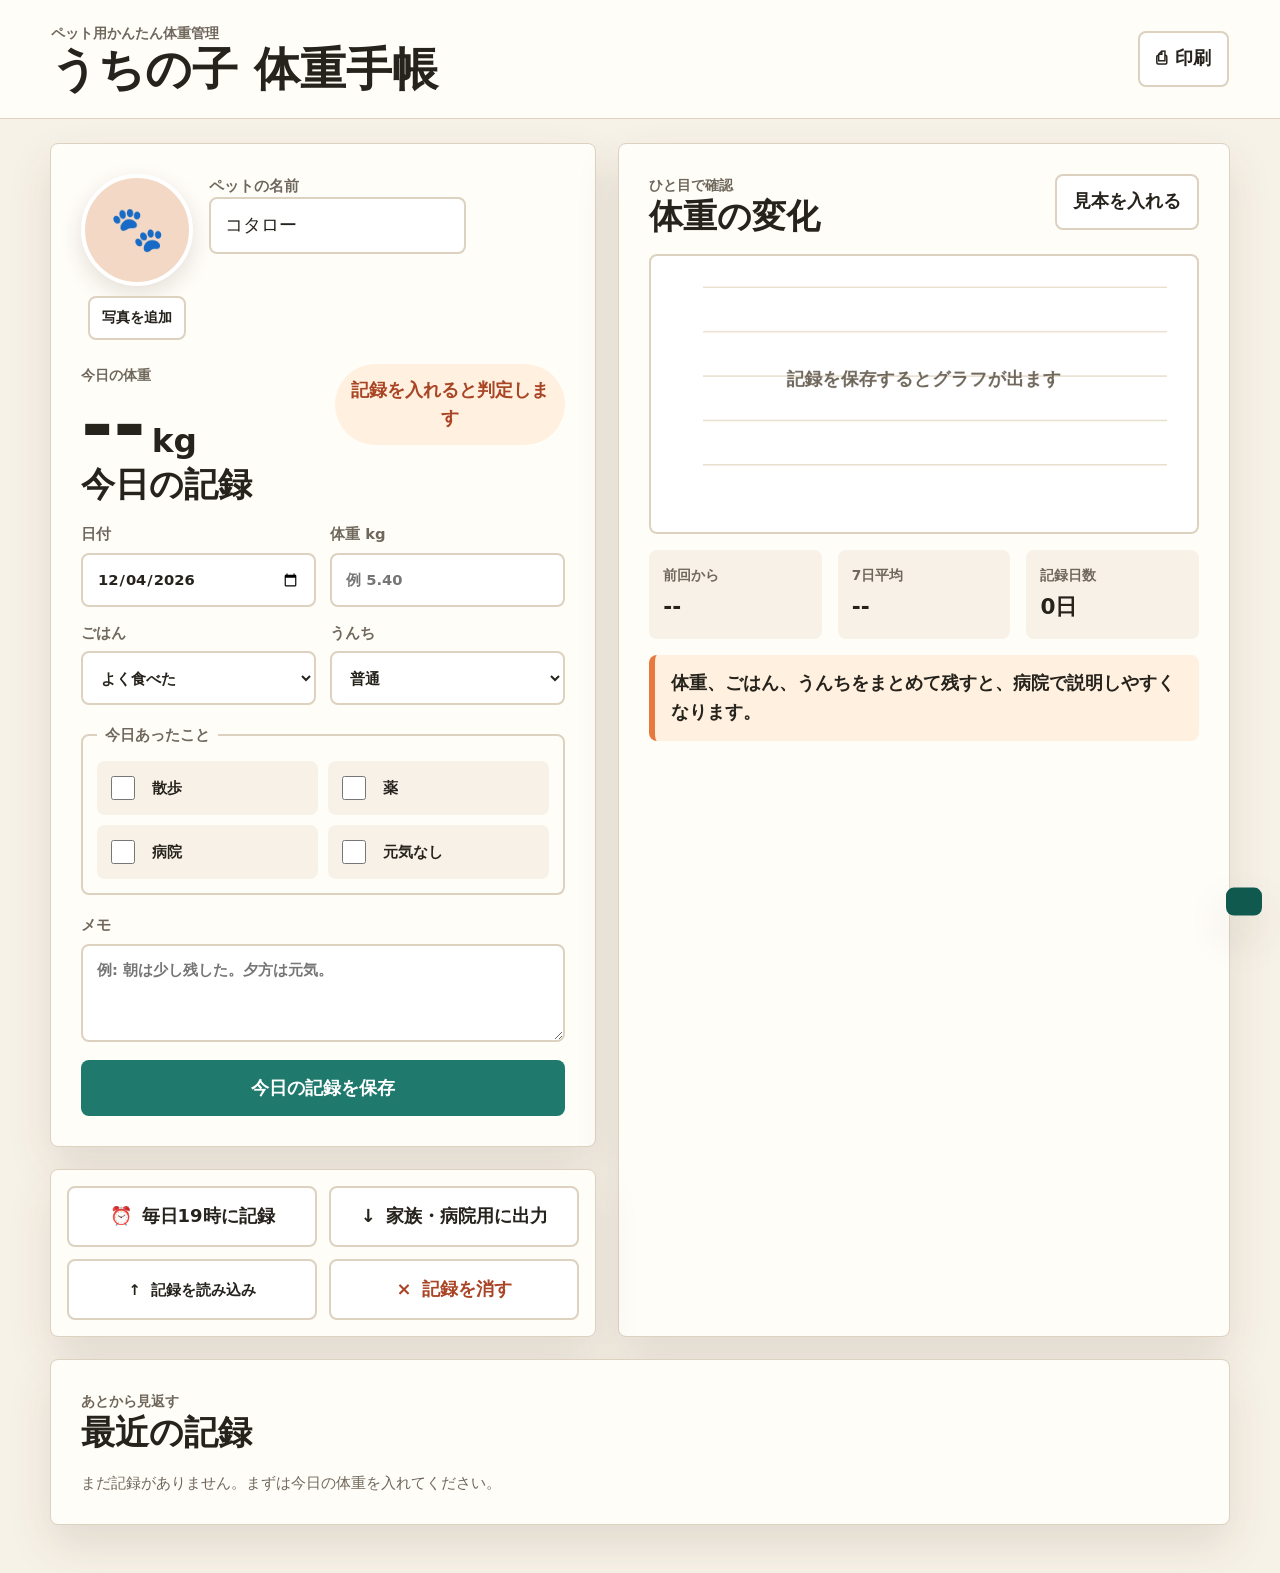
<file: pet-weight-tool/index.html>
<!doctype html>
<html lang="ja">
<head>
<meta charset="utf-8">
<meta name="viewport" content="width=device-width, initial-scale=1">
<title>うちの子 体重手帳</title>
<style>
:root{--bg:#f7f2e8;--paper:#fffdf8;--ink:#26231d;--muted:#6f675c;--line:#ddd1c0;--accent:#1f7a6d;--accent2:#10594f;--warm:#e8793e;--warn:#a94425;--ok:#e6f4ed;--warnbg:#fff0df;--shadow:0 20px 45px rgba(62,45,28,.12)}*{box-sizing:border-box}body{margin:0;min-height:100vh;background:var(--bg);color:var(--ink);font-family:"Hiragino Sans","Yu Gothic","Meiryo",system-ui,sans-serif;font-size:18px;line-height:1.6}button,input,select,textarea{font:inherit}button,label,select,input[type=checkbox]{cursor:pointer}h1,h2,p{margin:0}h1{font-size:clamp(28px,4vw,46px);line-height:1.12}h2{font-size:clamp(24px,3vw,34px);line-height:1.2}.topbar{display:flex;align-items:center;justify-content:space-between;gap:20px;padding:22px clamp(18px,4vw,52px);background:var(--paper);border-bottom:1px solid var(--line);position:sticky;top:0;z-index:5}.eyebrow,.label{color:var(--muted);font-size:.86rem;font-weight:700}.shell{display:grid;grid-template-columns:minmax(320px,1fr) minmax(360px,1.12fr);grid-template-areas:"today insight" "tools insight" "history history";gap:22px;width:min(1180px,calc(100% - 32px));margin:24px auto 48px}.today-panel,.insight-panel,.tools-panel,.history-panel{background:var(--paper);border:1px solid var(--line);border-radius:8px;box-shadow:var(--shadow)}.today-panel{grid-area:today;padding:clamp(18px,3vw,30px)}.insight-panel{grid-area:insight;padding:clamp(18px,3vw,30px)}.tools-panel{grid-area:tools;display:grid;grid-template-columns:repeat(2,minmax(0,1fr));gap:12px;padding:16px}.history-panel{grid-area:history;padding:clamp(18px,3vw,30px)}.pet-card,.status-row,.section-heading{display:flex;align-items:flex-start;justify-content:space-between;gap:16px}.pet-card{justify-content:flex-start;margin-bottom:24px}.photo-area{display:grid;justify-items:center;gap:10px;flex:0 0 auto}.avatar{display:grid;place-items:center;width:112px;height:112px;border-radius:50%;background:#f3d9c5 center/cover no-repeat;border:4px solid #fff;box-shadow:0 8px 22px rgba(62,45,28,.14);font-size:44px;overflow:hidden}.avatar.has-photo{color:transparent}.photo-button{display:flex;align-items:center;justify-content:center;min-height:44px;padding:8px 12px;border:2px solid var(--line);border-radius:8px;background:#fff;color:var(--ink);font-size:.9rem;text-align:center}.photo-button input,.file-tool input{position:absolute;width:1px;height:1px;opacity:0;pointer-events:none}label,legend{display:grid;gap:7px;color:var(--muted);font-size:.92rem;font-weight:700}input,select,textarea{width:100%;min-height:54px;border:2px solid var(--line);border-radius:8px;background:#fff;color:var(--ink);padding:12px 14px}textarea{resize:vertical}input:focus,select:focus,textarea:focus,button:focus-visible{outline:4px solid rgba(31,122,109,.25);outline-offset:2px}.big-number{display:flex;align-items:baseline;gap:6px;font-size:clamp(46px,8vw,78px);font-weight:800;letter-spacing:0;line-height:1}.big-number span:last-child{font-size:.42em}.status-pill{max-width:230px;padding:12px 14px;border-radius:999px;background:var(--warnbg);color:var(--warn);font-weight:800;text-align:center}.status-pill.good{background:var(--ok);color:var(--accent2)}.record-form{display:grid;gap:18px;margin-top:18px}.form-grid{display:grid;grid-template-columns:repeat(2,minmax(0,1fr));gap:14px}.quick-checks{display:grid;grid-template-columns:repeat(2,minmax(0,1fr));gap:10px;margin:0;padding:14px;border:2px solid var(--line);border-radius:8px}.quick-checks legend{padding:0 8px}.quick-checks label{display:flex;align-items:center;min-height:54px;padding:10px;border-radius:8px;background:#f8f1e7;color:var(--ink)}.quick-checks input{width:24px;min-height:24px;margin-right:10px;accent-color:var(--accent)}button,.tool-button{min-height:56px;border:0;border-radius:8px;font-weight:800}.primary{background:var(--accent);color:#fff}.primary:hover{background:var(--accent2)}.secondary{border:2px solid var(--line);background:#fff;color:var(--ink);padding:10px 16px}.icon-text{display:inline-flex;align-items:center;justify-content:center;gap:8px}.save-button{font-size:1.15rem}.chart-wrap{min-height:280px;margin-top:18px;padding:12px;border:2px solid var(--line);border-radius:8px;background:#fff}canvas{display:block;width:100%;height:auto}.summary-grid{display:grid;grid-template-columns:repeat(3,minmax(0,1fr));gap:16px;margin:16px 0}.summary-grid div{min-height:88px;padding:14px;border-radius:8px;background:#f8f1e7}.summary-grid strong{display:block;margin-top:4px;font-size:1.35rem}.notice{padding:14px 16px;border-left:6px solid var(--warm);border-radius:8px;background:var(--warnbg);font-weight:700}.tool-button{display:flex;align-items:center;justify-content:center;gap:10px;padding:14px;border:2px solid var(--line);background:#fff;color:var(--ink);text-align:center}.danger{color:var(--warn)}.history-list{display:grid;gap:12px;margin-top:18px}.history-item{display:grid;grid-template-columns:120px 1fr auto;gap:14px;align-items:center;padding:16px;border:1px solid var(--line);border-radius:8px;background:#fff}.history-item strong{font-size:1.25rem}.history-meta{color:var(--muted);font-size:.92rem}.delete-record{width:48px;min-height:48px;border:2px solid #f0c4b2;background:#fff6f1;color:var(--warn)}.toast{position:fixed;right:18px;bottom:18px;max-width:min(420px,calc(100% - 36px));padding:14px 18px;border-radius:8px;background:var(--accent2);color:#fff;box-shadow:var(--shadow);transform:translateY(120%);transition:transform .18s ease;z-index:10}.toast.show{transform:translateY(0)}@media(max-width:860px){body{font-size:17px}.topbar{position:static;align-items:flex-start}.shell{grid-template-columns:1fr;grid-template-areas:"today" "insight" "tools" "history";width:min(100% - 22px,680px);margin-top:12px}.status-row,.section-heading{flex-direction:column}.status-pill{max-width:100%}.history-item{grid-template-columns:1fr auto}.history-item time{grid-column:1/-1}}@media(max-width:560px){.topbar,.pet-card{flex-direction:column}.pet-card{align-items:center}.pet-card>div:last-child{width:100%}.form-grid,.tools-panel,.summary-grid,.quick-checks{grid-template-columns:1fr}}@media print{.topbar button,.tools-panel,.record-form,.delete-record{display:none}body{background:#fff}.shell{display:block;width:100%;margin:0}.today-panel,.insight-panel,.history-panel{margin-bottom:14px;box-shadow:none}}
</style>
</head>
<body>
<header class="topbar"><div><p class="eyebrow">ペット用かんたん体重管理</p><h1>うちの子 体重手帳</h1></div><button class="icon-text secondary" id="printButton" type="button" aria-label="病院に見せるために印刷"><span aria-hidden="true">⎙</span>印刷</button></header>
<main class="shell">
<section class="today-panel" aria-labelledby="todayTitle"><div class="pet-card"><div class="photo-area"><div class="avatar" id="petPhotoPreview" aria-label="愛犬の写真">🐾</div><label class="photo-button">写真を追加<input id="photoInput" type="file" accept="image/*"></label></div><div><label for="petName">ペットの名前</label><input id="petName" name="petName" autocomplete="off" value="コタロー"></div></div><div class="status-row"><div><p class="label">今日の体重</p><p class="big-number"><span id="currentWeight">--</span><span>kg</span></p></div><div class="status-pill" id="trendStatus">記録を入れると判定します</div></div><h2 id="todayTitle">今日の記録</h2><form id="recordForm" class="record-form"><div class="form-grid"><label>日付<input id="dateInput" name="date" type="date" required></label><label>体重 kg<input id="weightInput" name="weight" type="number" min="0" step="0.01" inputmode="decimal" placeholder="例 5.40" required></label><label>ごはん<select id="mealInput" name="meal"><option value="よく食べた">よく食べた</option><option value="いつも通り">いつも通り</option><option value="少なめ">少なめ</option><option value="食べない">食べない</option></select></label><label>うんち<select id="poopInput" name="poop"><option value="普通">普通</option><option value="やわらかい">やわらかい</option><option value="かたい">かたい</option><option value="出ていない">出ていない</option></select></label></div><fieldset class="quick-checks"><legend>今日あったこと</legend><label><input type="checkbox" name="care" value="散歩">散歩</label><label><input type="checkbox" name="care" value="薬">薬</label><label><input type="checkbox" name="care" value="病院">病院</label><label><input type="checkbox" name="care" value="元気なし">元気なし</label></fieldset><label>メモ<textarea id="memoInput" name="memo" rows="3" placeholder="例: 朝は少し残した。夕方は元気。"></textarea></label><button class="primary save-button" type="submit">今日の記録を保存</button></form></section>
<section class="insight-panel" aria-labelledby="insightTitle"><div class="section-heading"><div><p class="eyebrow">ひと目で確認</p><h2 id="insightTitle">体重の変化</h2></div><button class="secondary" id="sampleButton" type="button">見本を入れる</button></div><div class="chart-wrap"><canvas id="weightChart" width="760" height="340" aria-label="体重推移グラフ" role="img"></canvas></div><div class="summary-grid"><div><p class="label">前回から</p><strong id="deltaWeight">--</strong></div><div><p class="label">7日平均</p><strong id="averageWeight">--</strong></div><div><p class="label">記録日数</p><strong id="recordCount">0日</strong></div></div><div class="notice" id="careAdvice">体重、ごはん、うんちをまとめて残すと、病院で説明しやすくなります。</div></section>
<section class="tools-panel" aria-label="便利な操作"><button class="tool-button" id="reminderButton" type="button"><span aria-hidden="true">⏰</span>毎日19時に記録</button><button class="tool-button" id="exportButton" type="button"><span aria-hidden="true">↓</span>家族・病院用に出力</button><label class="tool-button file-tool"><span aria-hidden="true">↑</span>記録を読み込み<input id="importInput" type="file" accept="application/json"></label><button class="tool-button danger" id="clearButton" type="button"><span aria-hidden="true">×</span>記録を消す</button></section>
<section class="history-panel" aria-labelledby="historyTitle"><div class="section-heading"><div><p class="eyebrow">あとから見返す</p><h2 id="historyTitle">最近の記録</h2></div></div><div id="historyList" class="history-list"></div></section>
</main><div class="toast" id="toast" role="status" aria-live="polite"></div>
<script>
const storeKey="petWeightNotebook:v2";const state={petName:"コタロー",petPhoto:"",records:[]};const $=s=>document.querySelector(s);const els={form:$("#recordForm"),petPhotoPreview:$("#petPhotoPreview"),photoInput:$("#photoInput"),petName:$("#petName"),date:$("#dateInput"),weight:$("#weightInput"),meal:$("#mealInput"),poop:$("#poopInput"),memo:$("#memoInput"),currentWeight:$("#currentWeight"),trendStatus:$("#trendStatus"),chart:$("#weightChart"),deltaWeight:$("#deltaWeight"),averageWeight:$("#averageWeight"),recordCount:$("#recordCount"),careAdvice:$("#careAdvice"),historyList:$("#historyList"),sampleButton:$("#sampleButton"),reminderButton:$("#reminderButton"),exportButton:$("#exportButton"),importInput:$("#importInput"),clearButton:$("#clearButton"),printButton:$("#printButton"),toast:$("#toast")};function todayString(){return new Date().toISOString().slice(0,10)}function load(){const saved=localStorage.getItem(storeKey)||localStorage.getItem("petWeightNotebook:v1");if(!saved)return;try{const p=JSON.parse(saved);state.petName=p.petName||state.petName;state.petPhoto=p.petPhoto||"";state.records=Array.isArray(p.records)?p.records:[]}catch{showToast("保存データを読み込めませんでした。")}}function save(){localStorage.setItem(storeKey,JSON.stringify(state))}function sortRecords(r=state.records){return[...r].sort((a,b)=>a.date.localeCompare(b.date))}function latestRecords(){return sortRecords().reverse()}function formatDate(v){return new Intl.DateTimeFormat("ja-JP",{month:"long",day:"numeric",weekday:"short"}).format(new Date(v+"T00:00:00"))}function formatWeight(v){return Number(v).toFixed(2)}function careValues(fd){return fd.getAll("care")}function render(){els.petName.value=state.petName;renderPetPhoto();renderSummary();renderChart();renderHistory()}function renderPetPhoto(){if(state.petPhoto){els.petPhotoPreview.style.backgroundImage=`url("${state.petPhoto}")`;els.petPhotoPreview.classList.add("has-photo");els.petPhotoPreview.textContent=""}else{els.petPhotoPreview.style.backgroundImage="";els.petPhotoPreview.classList.remove("has-photo");els.petPhotoPreview.textContent="🐾"}}function renderSummary(){const r=sortRecords(),latest=r.at(-1),prev=r.at(-2);els.currentWeight.textContent=latest?formatWeight(latest.weight):"--";els.recordCount.textContent=`${r.length}日`;if(!latest){els.deltaWeight.textContent="--";els.averageWeight.textContent="--";els.trendStatus.textContent="記録を入れると判定します";els.trendStatus.classList.remove("good");els.careAdvice.textContent="体重、ごはん、うんちをまとめて残すと、病院で説明しやすくなります。";return}if(prev){const d=latest.weight-prev.weight,rate=Math.abs(d)/prev.weight;els.deltaWeight.textContent=`${d>=0?"+":""}${d.toFixed(2)} kg`;if(rate>=.05){els.trendStatus.textContent="大きな変化があります";els.trendStatus.classList.remove("good");els.careAdvice.textContent="前回から5%以上変わっています。食欲やうんちの様子も一緒に確認しましょう。"}else{els.trendStatus.textContent="ゆるやかな変化です";els.trendStatus.classList.add("good");els.careAdvice.textContent="急な増減は見られません。いつもの記録を続けましょう。"}}else{els.deltaWeight.textContent="--";els.trendStatus.textContent="最初の記録ができました";els.trendStatus.classList.add("good");els.careAdvice.textContent="次回の体重を入れると、増えたか減ったかを自動で見ます。"}const week=r.slice(-7),avg=week.reduce((s,x)=>s+x.weight,0)/week.length;els.averageWeight.textContent=`${avg.toFixed(2)} kg`}function renderChart(){const c=els.chart,ctx=c.getContext("2d"),r=sortRecords().slice(-14),w=c.width,h=c.height,p={top:28,right:26,bottom:54,left:58};ctx.clearRect(0,0,w,h);ctx.fillStyle="#fff";ctx.fillRect(0,0,w,h);ctx.strokeStyle="#eadfce";ctx.lineWidth=2;for(let i=0;i<5;i++){const y=p.top+((h-p.top-p.bottom)/4)*i;ctx.beginPath();ctx.moveTo(p.left,y);ctx.lineTo(w-p.right,y);ctx.stroke()}if(!r.length){ctx.fillStyle="#6f675c";ctx.font="700 26px sans-serif";ctx.textAlign="center";ctx.fillText("記録を保存するとグラフが出ます",w/2,h/2);return}const weights=r.map(x=>x.weight),min=Math.min(...weights),max=Math.max(...weights),range=Math.max(max-min,.4),yMin=min-range*.18,yMax=max+range*.18,plotW=w-p.left-p.right,plotH=h-p.top-p.bottom,pt=(x,i)=>({x:r.length===1?p.left+plotW/2:p.left+plotW/(r.length-1)*i,y:p.top+(1-(x.weight-yMin)/(yMax-yMin))*plotH});ctx.strokeStyle="#1f7a6d";ctx.lineWidth=5;ctx.lineCap="round";ctx.lineJoin="round";ctx.beginPath();r.forEach((x,i)=>{const q=pt(x,i);i?ctx.lineTo(q.x,q.y):ctx.moveTo(q.x,q.y)});ctx.stroke();r.forEach((x,i)=>{const q=pt(x,i);ctx.fillStyle="#fff";ctx.strokeStyle="#1f7a6d";ctx.lineWidth=4;ctx.beginPath();ctx.arc(q.x,q.y,8,0,Math.PI*2);ctx.fill();ctx.stroke()});ctx.fillStyle="#6f675c";ctx.font="700 18px sans-serif";ctx.textAlign="left";ctx.fillText(`${yMax.toFixed(1)}kg`,8,p.top+6);ctx.fillText(`${yMin.toFixed(1)}kg`,8,h-p.bottom+6);ctx.textAlign="center";ctx.fillText(r[0].date.slice(5).replace("-","/"),p.left,h-18);ctx.fillText(r.at(-1).date.slice(5).replace("-","/"),w-p.right,h-18)}function renderHistory(){const r=latestRecords();if(!r.length){els.historyList.innerHTML='<p class="history-meta">まだ記録がありません。まずは今日の体重を入れてください。</p>';return}els.historyList.innerHTML=r.slice(0,12).map(x=>{const care=x.care.length?` / ${x.care.join("・")}`:"",memo=x.memo?` / ${esc(x.memo)}`:"";return `<article class="history-item"><time datetime="${x.date}">${formatDate(x.date)}</time><div><strong>${formatWeight(x.weight)} kg</strong><p class="history-meta">${esc(x.meal)} / うんち ${esc(x.poop)}${esc(care)}${memo}</p></div><button class="delete-record" type="button" data-date="${x.date}" aria-label="${formatDate(x.date)}の記録を削除">×</button></article>`}).join("")}function esc(v){return String(v).replaceAll("&","&amp;").replaceAll("<","&lt;").replaceAll(">","&gt;").replaceAll('"',"&quot;").replaceAll("'","&#039;")}function showToast(m){els.toast.textContent=m;els.toast.classList.add("show");clearTimeout(showToast.timer);showToast.timer=setTimeout(()=>els.toast.classList.remove("show"),2400)}function upsertRecord(x){const i=state.records.findIndex(r=>r.date===x.date);i>=0?state.records[i]=x:state.records.push(x)}function downloadJson(name,data){const blob=new Blob([JSON.stringify(data,null,2)],{type:"application/json"}),url=URL.createObjectURL(blob),a=document.createElement("a");a.href=url;a.download=name;a.click();URL.revokeObjectURL(url)}function resizePhoto(file){return new Promise((resolve,reject)=>{const reader=new FileReader();reader.onload=()=>{const image=new Image();image.onload=()=>{const maxSize=700,scale=Math.min(1,maxSize/Math.max(image.width,image.height)),width=Math.round(image.width*scale),height=Math.round(image.height*scale),canvas=document.createElement("canvas");canvas.width=width;canvas.height=height;canvas.getContext("2d").drawImage(image,0,0,width,height);resolve(canvas.toDataURL("image/jpeg",.82))};image.onerror=reject;image.src=reader.result};reader.onerror=reject;reader.readAsDataURL(file)})}function requestReminder(){const m="毎日19時になったら、このページを開いて記録してください。スマホのカレンダーにも「うちの子 体重」と入れておくと安心です。";if(!("Notification" in window)){showToast(m);return}if(Notification.permission==="granted"){new Notification("うちの子 体重手帳",{body:"今日の体重を記録する時間です。"});showToast("通知の見本を出しました。");return}Notification.requestPermission().then(p=>{if(p==="granted")new Notification("うちの子 体重手帳",{body:"今日の体重を記録する時間です。"});showToast(m)})}function addSampleData(){const start=new Date();start.setDate(start.getDate()-8);[5.42,5.40,5.38,5.39,5.36,5.35,5.34,5.33,5.34].forEach((weight,i)=>{const d=new Date(start);d.setDate(start.getDate()+i);upsertRecord({date:d.toISOString().slice(0,10),weight,meal:i===6?"少なめ":"いつも通り",poop:"普通",care:i%2===0?["散歩"]:[],memo:i===6?"暑くて少し残した":""})});save();render();showToast("見本の記録を入れました。")}
els.form.addEventListener("submit",e=>{e.preventDefault();const fd=new FormData(els.form),weight=Number(fd.get("weight"));if(!Number.isFinite(weight)||weight<=0){showToast("体重を正しく入れてください。");return}state.petName=els.petName.value.trim()||"うちの子";upsertRecord({date:fd.get("date"),weight,meal:fd.get("meal"),poop:fd.get("poop"),care:careValues(fd),memo:fd.get("memo").trim()});save();render();els.memo.value="";els.form.querySelectorAll("input[type='checkbox']").forEach(i=>i.checked=false);showToast("今日の記録を保存しました。")});els.petName.addEventListener("change",()=>{state.petName=els.petName.value.trim()||"うちの子";save()});els.photoInput.addEventListener("change",async e=>{const file=e.target.files[0];if(!file)return;if(!file.type.startsWith("image/")){showToast("写真ファイルを選んでください。");e.target.value="";return}try{state.petPhoto=await resizePhoto(file);save();renderPetPhoto();showToast("写真を追加しました。")}catch{showToast("写真を読み込めませんでした。")}finally{e.target.value=""}});els.historyList.addEventListener("click",e=>{const b=e.target.closest(".delete-record");if(!b)return;state.records=state.records.filter(r=>r.date!==b.dataset.date);save();render();showToast("記録を削除しました。")});els.sampleButton.addEventListener("click",addSampleData);els.reminderButton.addEventListener("click",requestReminder);els.printButton.addEventListener("click",()=>window.print());els.exportButton.addEventListener("click",()=>{downloadJson(`${state.petName||"pet"}-weight-records.json`,state);showToast("記録ファイルを作りました。")});els.importInput.addEventListener("change",async e=>{const file=e.target.files[0];if(!file)return;try{const p=JSON.parse(await file.text());state.petName=p.petName||state.petName;state.petPhoto=p.petPhoto||state.petPhoto;state.records=Array.isArray(p.records)?p.records:state.records;save();render();showToast("記録を読み込みました。")}catch{showToast("読み込みできませんでした。")}finally{e.target.value=""}});els.clearButton.addEventListener("click",()=>{if(!confirm("保存した記録をすべて消します。よろしいですか？"))return;state.records=[];save();render();showToast("記録を消しました。")});load();els.date.value=todayString();render();
</script>
</body>
</html>
</file>
